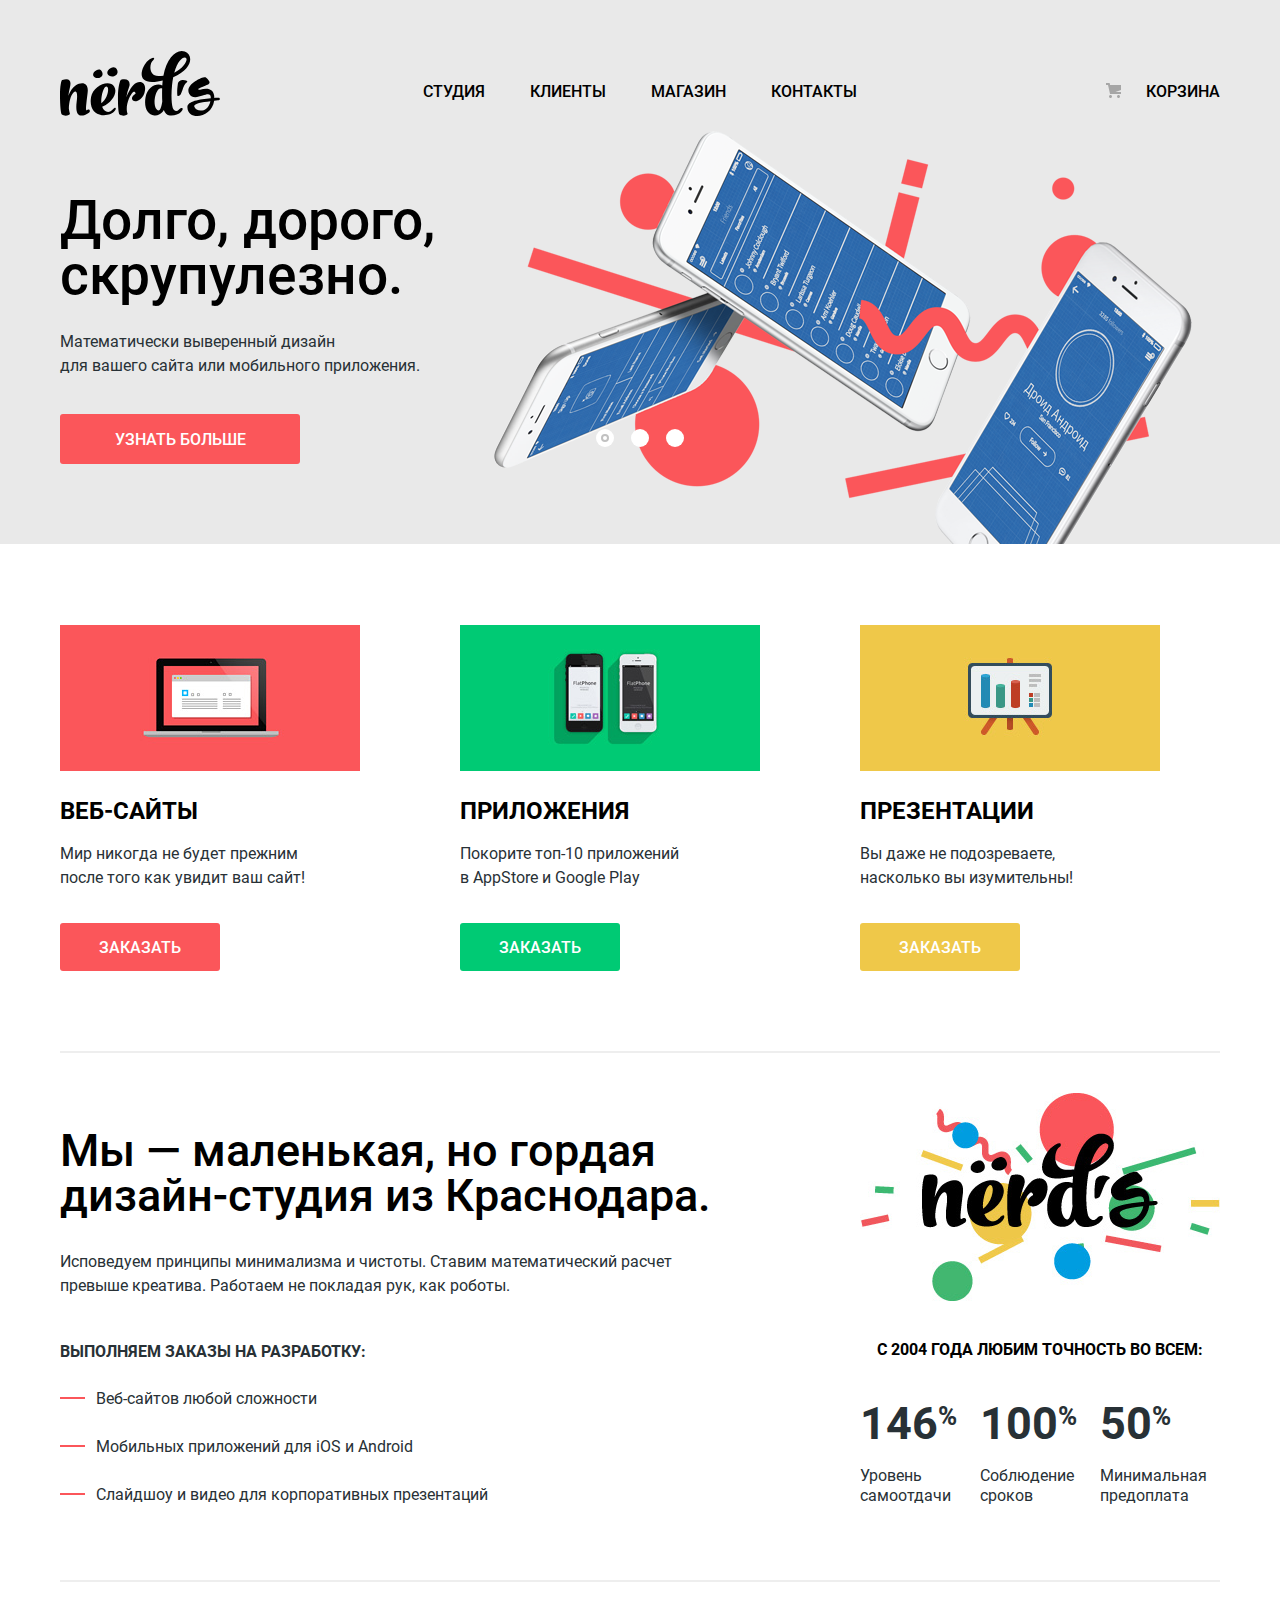
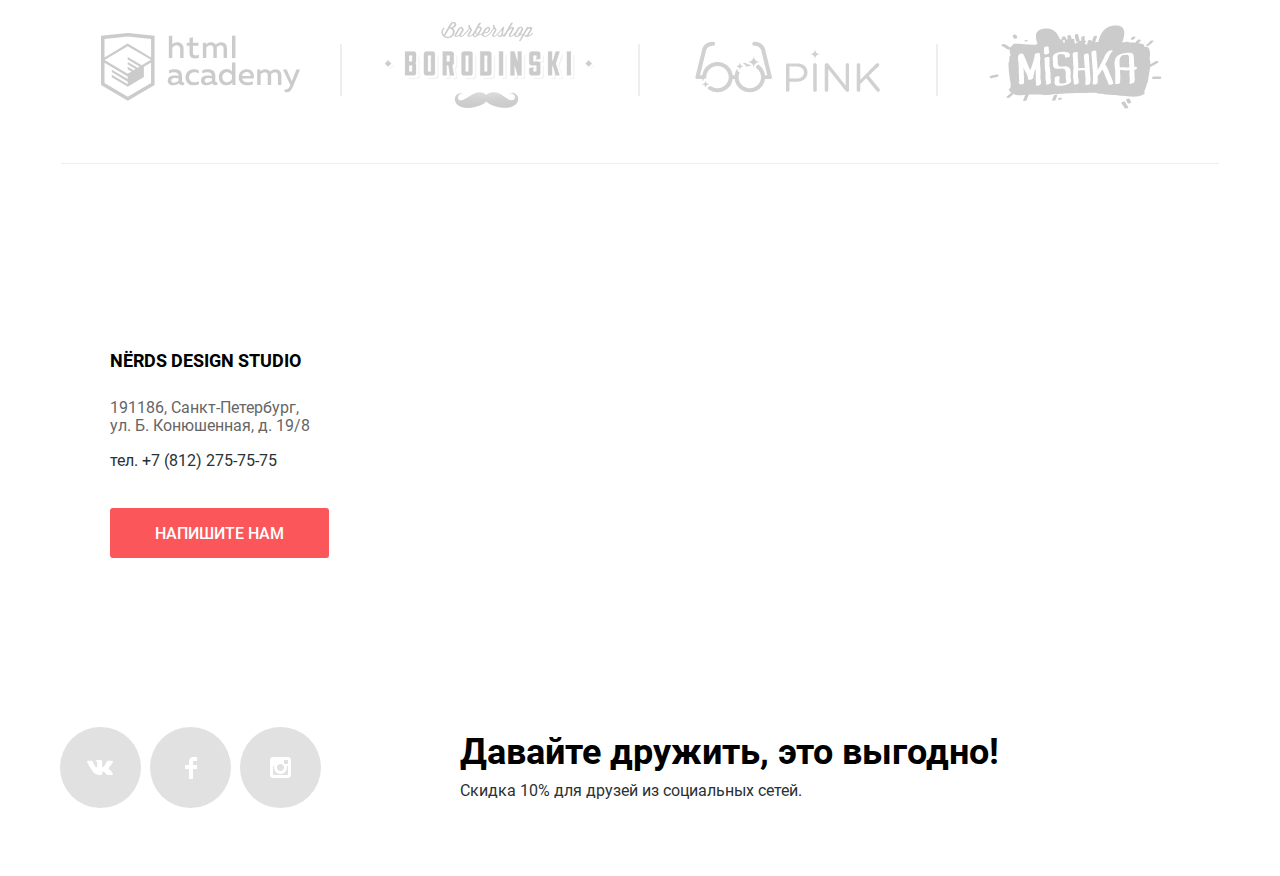
<file: index.html>
<!DOCTYPE html>
<html class="page" lang="ru">
  <head>
    <meta charset="utf-8" />
    <meta name="viewport" content="width=device-width, initial-scale=1.0" />
    <link rel="icon" href="favicon.ico" />
    <link rel="icon" href="img/favicon/182.svg" type="image/svg+xml" />
    <link rel="stylesheet" href="css/normalize.css" />
    <link rel="stylesheet" href="css/style.min.css" />
    <title>HTML Academy: Нёрдс</title>
  </head>
  <body class="page-body page-index">
    <header class="main-header">
      <div class="container">
        <a href="#" class="main-header-logo"
          ><img
            src="img/nerds-logo.svg"
            alt="nerds-logo"
            width="160"
            height="65"
        /></a>
        <nav class="main-nav">
          <ul class="site-navigation">
            <li class="site-nav-item">
              <a class="site-nav-link" href="blank.html">Студия</a>
            </li>
            <li class="site-nav-item">
              <a class="site-nav-link" href="blank.html">Клиенты</a>
            </li>
            <li class="site-nav-item">
              <a class="site-nav-link" href="catalog.html">Магазин</a>
            </li>
            <li class="site-nav-item">
              <a class="site-nav-link" href="blank.html">Контакты</a>
            </li>
          </ul>
        </nav>
        <a href="#" class="basket-link">Корзина</a>
      </div>
    </header>
    <main>
      <h1 class="visually-hidden">Главная Нёрдс</h1>
      <section class="features slider">
        <div class="container">
          <h2 class="visually-hidden">Слайдер</h2>
          <ul class="features-list slider-list">
            <li class="feature-item slide current-slide">
              <h3 class="feature-item-title">
                Долго, дорого,<br />скрупулезно.
              </h3>
              <p class="feature-item-text">
                Математически выверенный дизайн<br />для вашего сайта или
                мобильного приложения.
              </p>
              <img
                class="feature-item-img"
                src="img/index-slide-1.png"
                alt="Рекламное изображение, телефоны"
                width="760"
                height="431"
              />
              <a class="button features-button" href="blank.html"
                >Узнать больше</a
              >
            </li>
            <li class="feature-item slide">
              <h3 class="feature-item-title">
                Любим математику<br />как никто другой
              </h3>
              <p class="feature-item-text">
                Никакого креатива, только математические формулы<br />для
                расчета идеальных пропорций
              </p>
              <img
                class="feature-item-img"
                src="img/index-slide-2.png"
                alt="Рекламное изображение, мониторы"
                width="760"
                height="431"
              />
              <a class="button features-button" href="blank.html"
                >Узнать больше</a
              >
            </li>
            <li class="feature-item slide">
              <h3 class="feature-item-title">
                Только ночь,<br />
                только хардкор
              </h3>
              <p class="feature-item-text">
                Работать днем, как все? Мы против этого.<br />
                Ближе к полуночи работа только начинается.
              </p>
              <img
                class="feature-item-img"
                src="img/index-slide-3.png"
                alt="Рекламное изображение, планшет и телефон"
                width="760"
                height="431"
              />
              <a class="button features-button" href="blank.html"
                >Узнать больше</a
              >
            </li>
          </ul>
          <div class="slider-controls">
            <button
              class="slider-control current-slider-control"
              type="button"
              aria-label="Первый слайд"
            ></button>
            <button
              class="slider-control"
              type="button"
              aria-label="Второй слайд"
            ></button>
            <button
              class="slider-control"
              type="button"
              aria-label="Третий слайд"
            ></button>
          </div>
        </div>
      </section>
      <section class="services container">
        <h2 class="visually-hidden">Услуги</h2>
        <ul class="services-list">
          <li class="service-item">
            <h3 class="services-item-title">Веб-сайты</h3>
            <p class="services-item-text">
              Мир никогда не будет прежним<br />после того как увидит ваш сайт!
            </p>
            <a
              class="button services-button service-web-button"
              href="blank.html"
              aria-label="Заказать сайт"
              >Заказать</a
            >
          </li>
          <li class="service-item">
            <h3 class="services-item-title">Приложения</h3>
            <p class="services-item-text">
              Покорите топ-10 приложений<br />в AppStore и Google Play
            </p>
            <a
              class="button services-button service-app-button"
              href="blank.html"
              aria-label="Заказать приложение"
              >Заказать</a
            >
          </li>
          <li class="service-item">
            <h3 class="services-item-title">Презентации</h3>
            <p class="services-item-text">
              Вы даже не подозреваете,<br />насколько вы изумительны!
            </p>
            <a
              class="button services-button service-presentation-button"
              href="blank.html"
              aria-label="Заказать презентацию"
              >Заказать</a
            >
          </li>
        </ul>
      </section>
      <div class="container">
        <h2 class="visually-hidden">О нас</h2>
        <div class="about-us-wrapper">
          <section class="about-us">
            <p class="about-us-text">
              Мы — маленькая, но гордая дизайн-студия из Краснодара.
            </p>
            <p class="about-us-text">
              Исповедуем принципы минимализма и чистоты. Ставим математический
              расчет превыше креатива. Работаем не покладая рук, как роботы.
            </p>
            <h3 class="about-us-list-title">Выполняем заказы на разработку:</h3>
            <ul class="about-us-list">
              <li class="about-us-item">Веб-сайтов любой сложности</li>
              <li class="about-us-item">
                Мобильных приложений для iOS и Android
              </li>
              <li class="about-us-item">
                Слайдшоу и видео для корпоративных презентаций
              </li>
            </ul>
          </section>
          <section class="about-us-aside">
            <h3 class="about-us-aside-title">
              с 2004 года Любим точность во всем:
            </h3>
            <ul class="about-us-aside-list">
              <li class="about-us-aside-item">
                <dl>
                  <dt>146<span class="item-percent">%</span></dt>
                  <dd>Уровень самоотдачи</dd>
                </dl>
              </li>
              <li class="about-us-aside-item">
                <dl>
                  <dt>100<span class="item-percent">%</span></dt>
                  <dd>Соблюдение сроков</dd>
                </dl>
              </li>
              <li class="about-us-aside-item">
                <dl>
                  <dt>50<span class="item-percent">%</span></dt>
                  <dd>Минимальная предоплата</dd>
                </dl>
              </li>
            </ul>
          </section>
        </div>
      </div>
      <section class="clients container">
        <h2 class="visually-hidden">Наши клиенты</h2>
        <ul class="clients-list">
          <li class="client-item">
            <a
              class="client-item-logo"
              href="https://htmlacademy.ru/intensive/htmlcss"
              aria-label="Наш клиент - HTML ACADEMY"
              ><img
                src="img/html-academy.svg"
                alt="html-academy"
                width="199"
                height="68"
              />
              <p class="visually-hidden">HTML Academy</p></a
            >
          </li>
          <li class="client-item">
            <a
              class="client-item-logo"
              href="#"
              aria-label="Наш клиент - Барбершоп Borodinski"
              ><img
                src="img/borodinski.svg"
                alt="Borodinski"
                width="209"
                height="90"
              />
              <p class="visually-hidden">Borodinski</p>
            </a>
          </li>
          <li class="client-item">
            <a
              class="client-item-logo"
              href="#"
              aria-label="Наш клиент - Студия Pink"
              ><img src="img/pink.svg" alt="pink" width="185" height="52" />
              <p class="visually-hidden">Pink</p></a
            >
          </li>
          <li class="client-item">
            <a
              class="client-item-logo"
              href="#"
              aria-label="Наш клиент - машазин Mishka"
              ><img src="img/mishka.svg" alt="mishka" width="173" height="84" />
              <p class="visually-hidden">Mishka</p></a
            >
          </li>
        </ul>
      </section>
    </main>
    <footer class="main-footer">
      <div class="footer-top">
        <div class="map">
          <iframe
            src="https://www.google.com/maps/embed?pb=!1m18!1m12!1m3!1d1998.6037872533261!2d30.320858716186894!3d59.93871648187617!2m3!1f0!2f0!3f0!3m2!1i1024!2i768!4f13.1!3m3!1m2!1s0x4696310fca145cc1%3A0x42b32648d8238007!2sBolshaya%20Konyushennaya%20St%2C%2019%2F8%2C%20Sankt-Peterburg%2C%20191186!5e0!3m2!1sen!2sru!4v1614034680764!5m2!1sen!2sru"
            height="416"
            style="border: none"
            allowfullscreen=""
            loading="lazy"
          ></iframe>
          <img src="img/footer-map.png" alt="Как нас найти - карта" height="416" width="1440">
        </div>
        <div class="container">
          <section class="contacts">
            <h2 class="visually-hidden">Контакты</h2>
            <h3 class="contacts-title">NЁRDS DESIGN STUDIO</h3>
            <p class="contacts-text">
              191186, Санкт-Петербург, ул. Б. Конюшенная, д. 19/8
            </p>
            <a class="contacts-phone" href="tel:+78122757575"
              >тел. +7 (812) 275-75-75</a
            >
            <a class="button contacts-button" href="#">Напишите нам</a>
          </section>
        </div>
      </div>
      <div class="footer-bottom container">
        <section class="social">
          <h2 class="visually-hidden">Социальные сети</h2>
          <ul class="social-list">
            <li class="social-item">
              <a class="social-link link-vk" href="#">Вконтакте</a>
            </li>
            <li class="social-item">
              <a class="social-link link-fb" href="#">Facebook</a>
            </li>
            <li class="social-item">
              <a class="social-link link-inst" href="#">Instagram</a>
            </li>
          </ul>
        </section>
        <section class="friendly-block">
          <h2 class="visually-hidden">Скидка</h2>
          <p>Давайте дружить, это выгодно!</p>
          <p>Скидка 10% для друзей из социальных сетей.</p>
        </section>
      </div>
    </footer>
    <section class="modal hidden">
      <h2 class="visually-hidden">Обратная связь</h2>
      <h3 class="modal-title">Напишите нам</h3>
      <form
        method="get"
        action="https://echo.htmlacademy.ru"
        class="modal-form"
      >
        <div class="modal-group modal-group-name">
          <label for="name">Ваше имя:</label>
          <input type="text" name="name" id="name" placeholder="Имя Фамилия" />
        </div>
        <div class="modal-group modal-group-email">
          <label for="email">Ваш email:</label>
          <input
            type="email"
            name="email"
            id="email"
            placeholder="email@example.com "
          />
        </div>
        <div class="modal-group modal-group-textarea">
          <label for="text">Текст письма:</label>
          <textarea
            class="textarea"
            name="text"
            id="text"
            cols="45"
            rows="4"
            placeholder="В свободной форме"
          ></textarea>
        </div>
        <input type="submit" value="Отправить" class="button modal-button" />
      </form>
      <div class="modal-close-wrapper">
        <button class="modal-close" type="button" aria-label="Закрыть"></button>
      </div>
    </section>
    <script src="js/script.min.js"></script>
  </body>
</html>
</file>
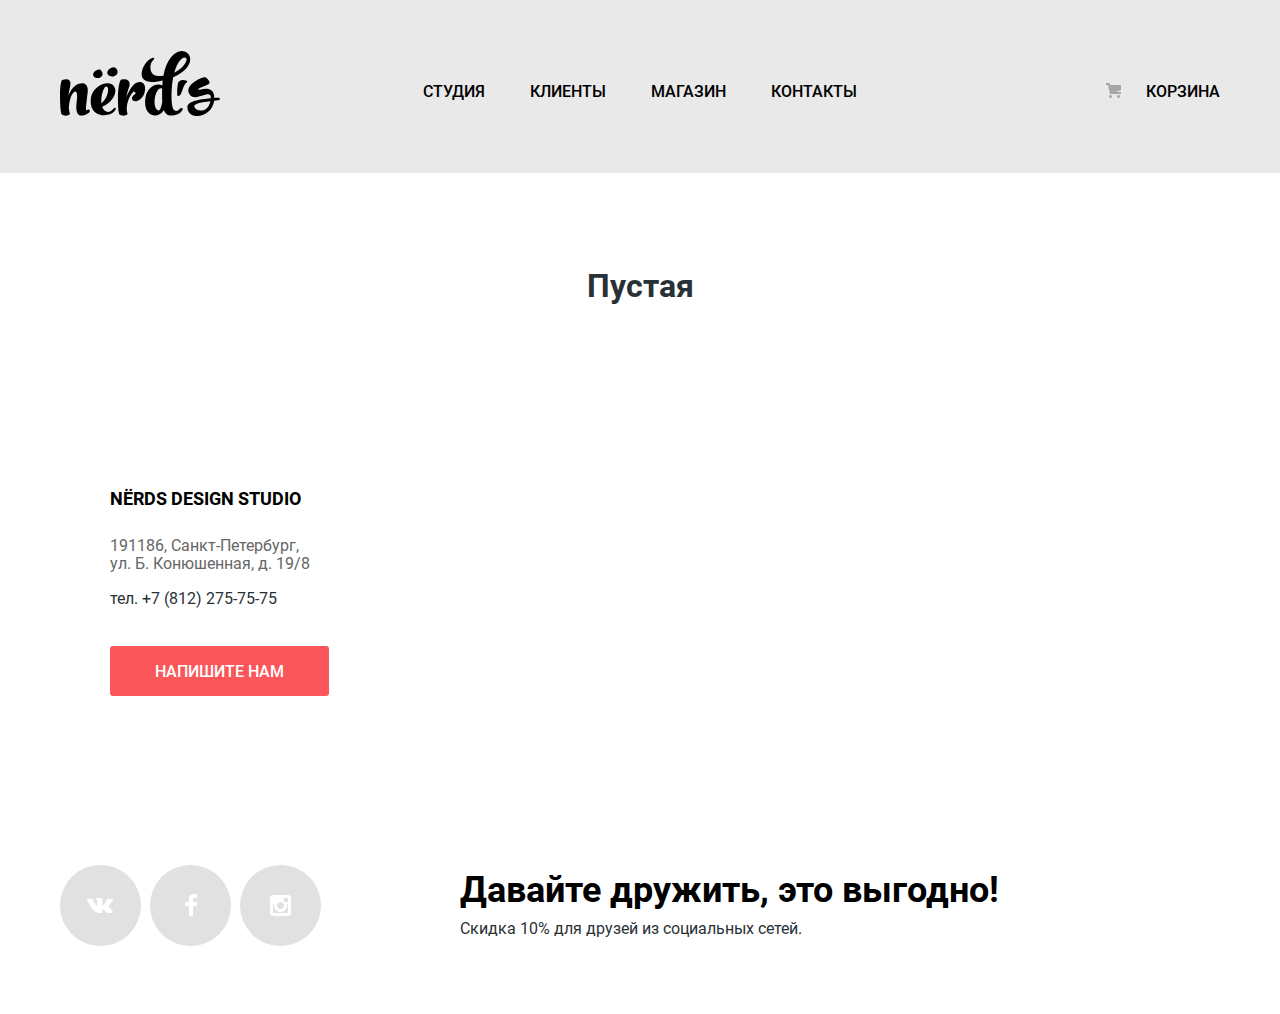
<file: blank.html>
<!DOCTYPE html>
<html class="page" lang="ru">
  <head>
    <meta charset="UTF-8" />
    <meta name="viewport" content="width=device-width, initial-scale=1.0" />
    <link rel="icon" href="favicon.ico" />
    <link rel="icon" href="img/favicon/182.svg" type="image/svg+xml" />
    <link rel="stylesheet" href="css/normalize.css" />
    <link rel="stylesheet" href="css/style.min.css" />
    <title>blank</title>
  </head>
  <body class="page-body page-blank">
    <header class="main-header">
      <div class="container">
        <a href="index.html" class="main-header-logo"
          ><img
            src="img/nerds-logo.svg"
            alt="nerds-logo"
            width="160"
            height="65"
        /></a>
        <nav class="main-nav">
          <ul class="site-navigation">
            <li class="site-nav-item">
              <a class="site-nav-link" href="blank.html">Студия</a>
            </li>
            <li class="site-nav-item">
              <a class="site-nav-link" href="blank.html">Клиенты</a>
            </li>
            <li class="site-nav-item">
              <a class="site-nav-link" href="catalog.html">Магазин</a>
            </li>
            <li class="site-nav-item">
              <a class="site-nav-link" href="blank.html">Контакты</a>
            </li>
          </ul>
        </nav>
        <a href="#" class="basket-link">Корзина</a>
      </div>
    </header>
    <main class="container">
      <h1 class="blank-title">Пустая</h1>
    </main>
    <footer class="main-footer">
      <div class="footer-top">
        <div class="map">
          <iframe
            src="https://www.google.com/maps/embed?pb=!1m18!1m12!1m3!1d1998.6037872533261!2d30.320858716186894!3d59.93871648187617!2m3!1f0!2f0!3f0!3m2!1i1024!2i768!4f13.1!3m3!1m2!1s0x4696310fca145cc1%3A0x42b32648d8238007!2sBolshaya%20Konyushennaya%20St%2C%2019%2F8%2C%20Sankt-Peterburg%2C%20191186!5e0!3m2!1sen!2sru!4v1614034680764!5m2!1sen!2sru"
            height="416"
            style="border: none"
            allowfullscreen=""
            loading="lazy"
          ></iframe>
        </div>
        <div class="container">
          <section class="contacts">
            <h2 class="visually-hidden">Контакты</h2>
            <h3 class="contacts-title">NЁRDS DESIGN STUDIO</h3>
            <p class="contacts-text">
              191186, Санкт-Петербург, ул. Б. Конюшенная, д. 19/8
            </p>
            <a class="contacts-phone" href="tel:+78122757575"
              >тел. +7 (812) 275-75-75</a
            >
            <a class="button contacts-button" href="#">Напишите нам</a>
          </section>
        </div>
      </div>
      <div class="footer-bottom container">
        <section class="social">
          <h2 class="visually-hidden">Социальные сети</h2>
          <ul class="social-list">
            <li class="social-item">
              <a class="social-link link-vk" href="#">Вконтакте</a>
            </li>
            <li class="social-item">
              <a class="social-link link-fb" href="#">Facebook</a>
            </li>
            <li class="social-item">
              <a class="social-link link-inst" href="#">Instagram</a>
            </li>
          </ul>
        </section>
        <section class="friendly-block">
          <h2 class="visually-hidden">Скидка</h2>
          <p>Давайте дружить, это выгодно!</p>
          <p>Скидка 10% для друзей из социальных сетей.</p>
        </section>
      </div>
    </footer>
    <section class="modal hidden">
      <h2 class="visually-hidden">Обратная связь</h2>
      <h3 class="modal-title">Напишите нам</h3>
      <form
        method="get"
        action="https://echo.htmlacademy.ru"
        class="modal-form"
      >
        <div class="modal-group modal-group-name">
          <label for="name">Ваше имя:</label>
          <input type="text" name="name" id="name" placeholder="Имя Фамилия" />
        </div>
        <div class="modal-group modal-group-email">
          <label for="email">Ваш email:</label>
          <input
            type="email"
            name="email"
            id="email"
            placeholder="email@example.com "
          />
        </div>
        <div class="modal-group modal-group-textarea">
          <label for="text">Текст письма:</label>
          <textarea
            name="text"
            id="text"
            cols="45"
            rows="4"
            placeholder="В свободной форме"
          ></textarea>
        </div>
        <input type="submit" value="Отправить" class="button modal-button" />
      </form>
      <div class="modal-close-wrapper">
        <button class="modal-close" type="button" aria-label="Закрыть"></button>
      </div>
    </section>
    <script src="js/script.min.js"></script>
  </body>
</html>
</file>
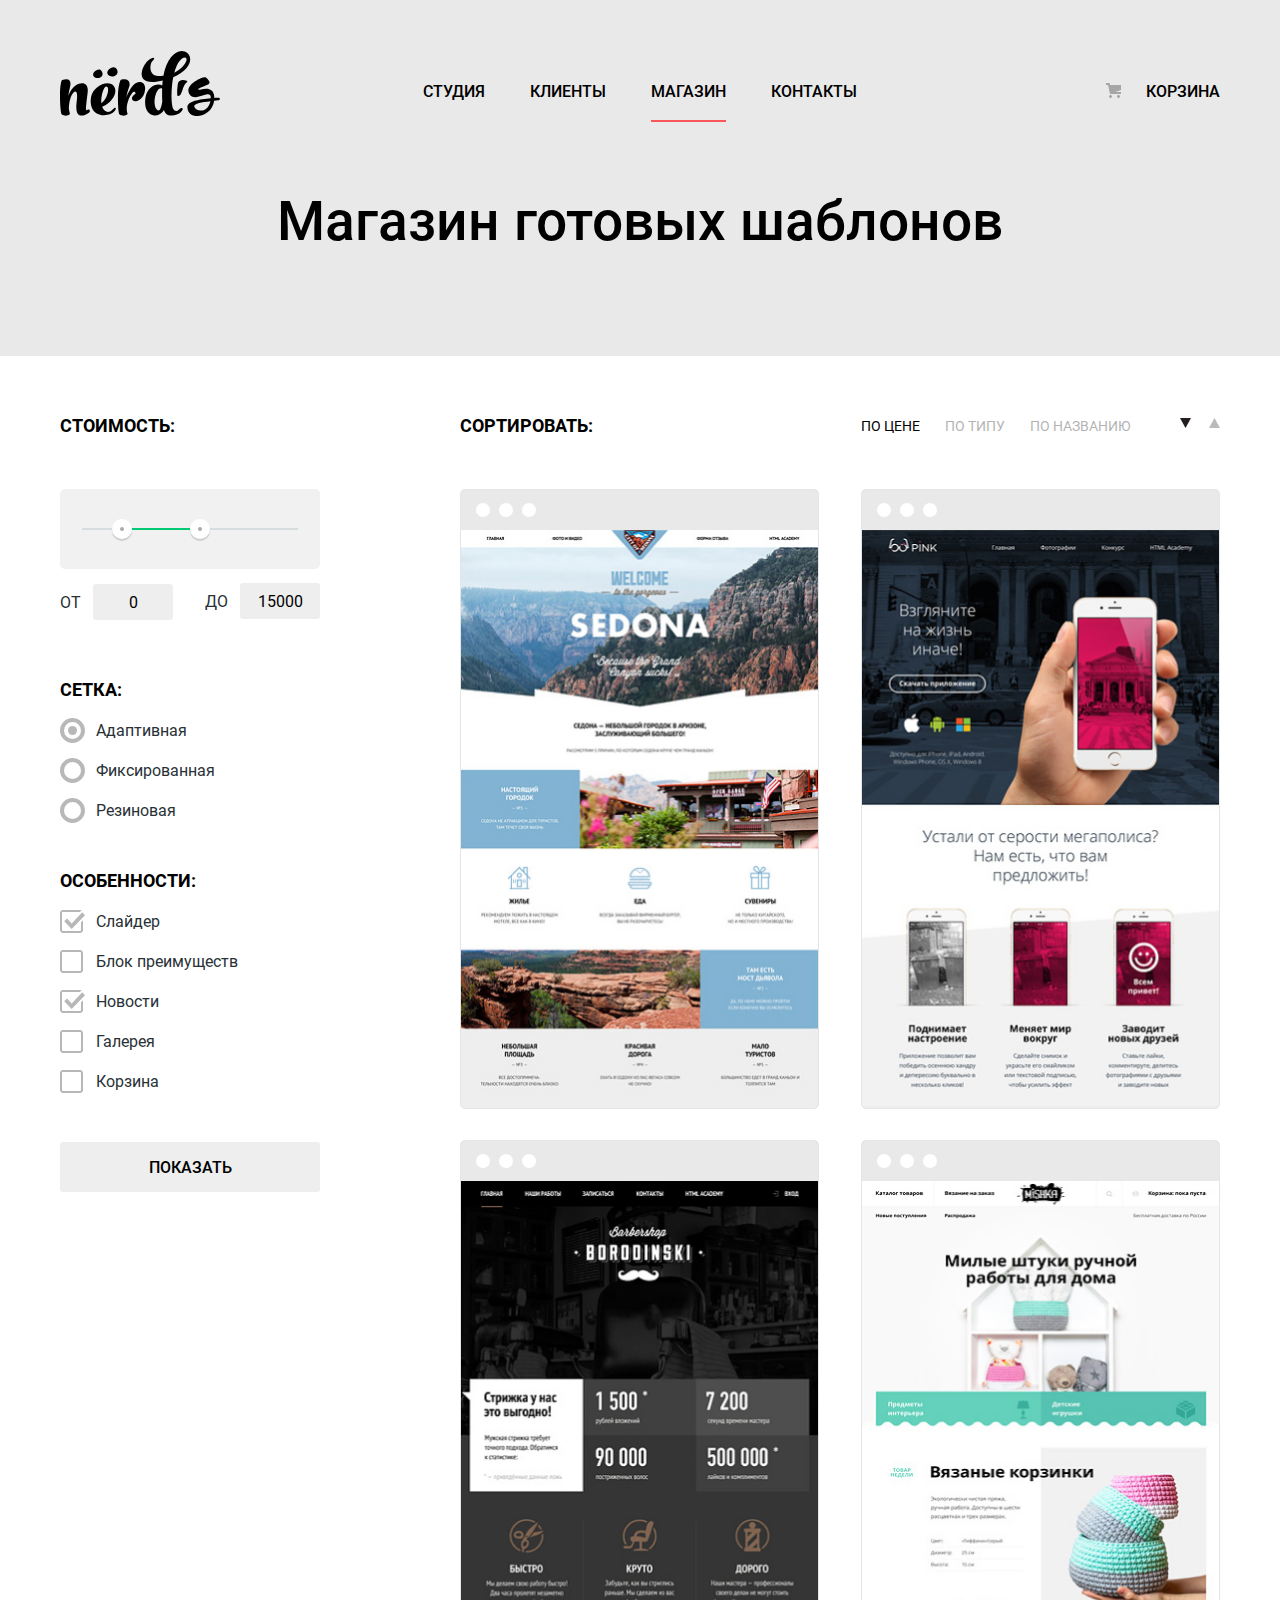
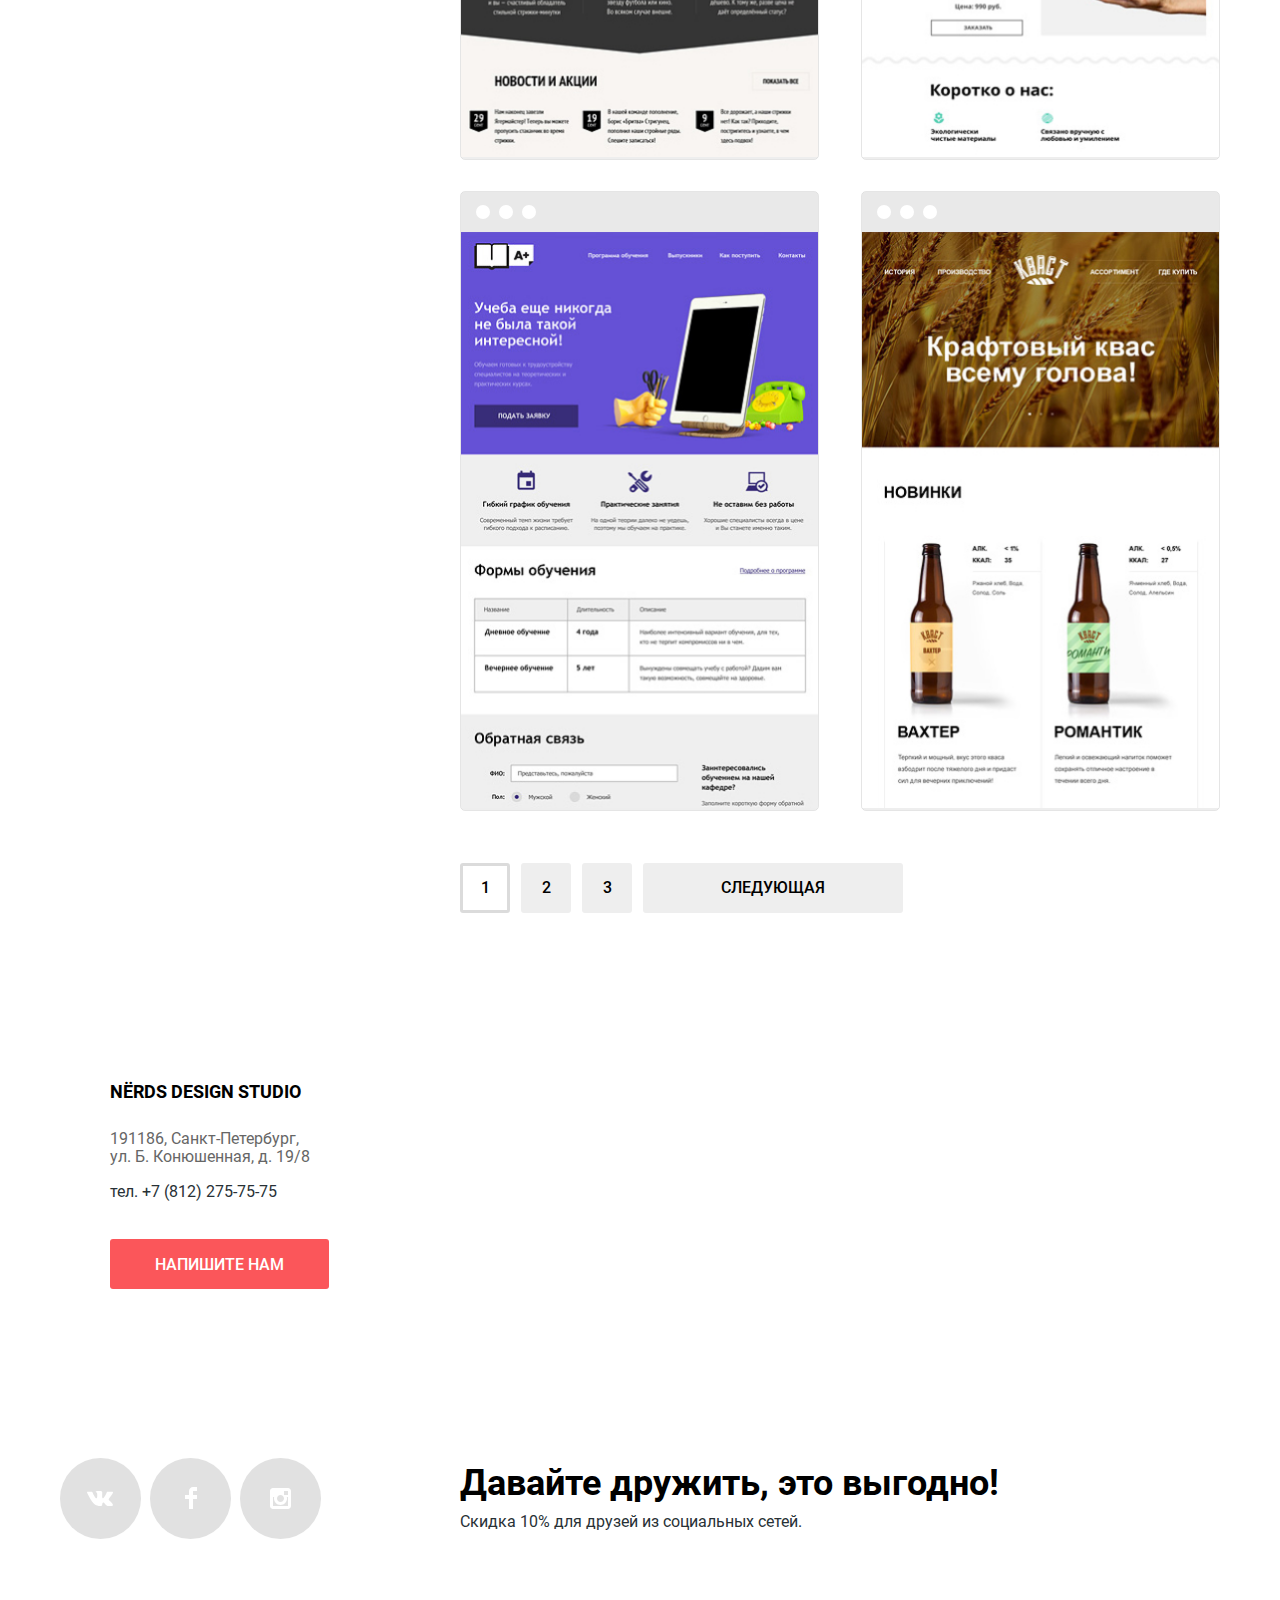
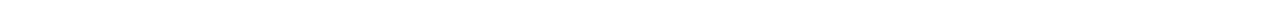
<file: catalog.html>
<!DOCTYPE html>
<html class="page" lang="ru">
  <head>
    <meta charset="UTF-8" />
    <meta name="viewport" content="width=device-width, initial-scale=1.0" />
    <link rel="icon" href="favicon.ico" />
    <link rel="icon" href="img/favicon/182.svg" type="image/svg+xml" />
    <link rel="stylesheet" href="css/normalize.css" />
    <link rel="stylesheet" href="css/style.min.css" />
    <title>Нёрдс - Магазин</title>
  </head>
  <body class="page-body">
    <header class="main-header">
      <div class="container">
        <a href="index.html" class="main-header-logo"
          ><img
            src="img/nerds-logo.svg"
            alt="nerds-logo"
            width="160"
            height="65"
        /></a>
        <nav class="main-nav">
          <ul class="site-navigation">
            <li class="site-nav-item">
              <a class="site-nav-link" href="blank.html">Студия</a>
            </li>
            <li class="site-nav-item">
              <a class="site-nav-link" href="blank.html">Клиенты</a>
            </li>
            <li class="site-nav-item">
              <a class="site-nav-link current-site-nav-link" href="catalog.html"
                >Магазин</a
              >
            </li>
            <li class="site-nav-item">
              <a class="site-nav-link" href="blank.html">Контакты</a>
            </li>
          </ul>
        </nav>
        <a href="#" class="basket-link">Корзина</a>
      </div>
    </header>
    <main>
      <div class="catalog-title-wrapper">
        <div class="container">
          <h1 class="catalog-title">Магазин готовых шаблонов</h1>
        </div>
      </div>
      <div class="container main-catalog-content">
        <section class="filter-block">
          <h2 class="visually-hidden">Фильтр товаров</h2>
          <form method="get" action="https://echo.htmlacademy.ru">
            <fieldset class="price-filter">
              <legend class="filter-title price-title">Стоимость:</legend>
              <div class="range-filter">
                <div class="range-controls">
                  <div class="scale">
                    <div class="bar" style="width: 30%; margin-left: 20%"></div>
                  </div>
                  <div
                    class="toggle toggle-min"
                    tabindex="0"
                    style="left: 20%"
                  ></div>
                  <div
                    class="toggle toggle-max"
                    tabindex="0"
                    style="left: 50%"
                  ></div>
                </div>
                <div class="price-controls">
                  <label class="min-price">
                    от <input type="number" name="min-price" value="0" />
                  </label>
                  <label class="max-price">
                    до <input type="number" name="max-price" value="15000" />
                  </label>
                </div>
              </div>
            </fieldset>
            <fieldset class="grid-filter">
              <legend class="filter-title grid-title">Сетка:</legend>
              <ul class="grid-filter-list">
                <li class="grid-filter-item">
                  <input
                    class="visually-hidden"
                    type="radio"
                    name="product-grid"
                    value="adaptive"
                    id="filter-adaptive"
                    checked
                  />
                  <label for="filter-adaptive">Адаптивная</label>
                </li>
                <li class="grid-filter-item">
                  <input
                    class="visually-hidden"
                    type="radio"
                    name="product-grid"
                    value="fixed"
                    id="filter-fixed"
                  />
                  <label for="filter-fixed">Фиксированная</label>
                </li>
                <li class="grid-filter-item">
                  <input
                    class="visually-hidden"
                    type="radio"
                    name="product-grid"
                    value="flexible"
                    id="filter-flexible"
                  />
                  <label for="filter-flexible">Резиновая</label>
                </li>
              </ul>
            </fieldset>
            <fieldset class="features-filter">
              <legend class="filter-title advantages-title">
                Особенности:
              </legend>
              <ul class="features-filter-list">
                <li class="features-filter-item">
                  <input
                    class="visually-hidden"
                    type="checkbox"
                    name="slaider"
                    id="filter-slaider"
                    checked
                  />
                  <label for="filter-slaider">Слайдер</label>
                </li>
                <li class="features-filter-item">
                  <input
                    class="visually-hidden"
                    type="checkbox"
                    name="block-of-advantages"
                    id="filter-block-of-advantages"
                  />
                  <label for="filter-block-of-advantages"
                    >Блок преимуществ</label
                  >
                </li>
                <li class="features-filter-item">
                  <input
                    class="visually-hidden"
                    type="checkbox"
                    name="news"
                    id="filter-news"
                    checked
                  />
                  <label for="filter-news">Новости</label>
                </li>
                <li class="features-filter-item">
                  <input
                    class="visually-hidden"
                    type="checkbox"
                    name="galery"
                    id="filter-galery"
                  />
                  <label for="filter-galery">Галерея</label>
                </li>
                <li class="features-filter-item">
                  <input
                    class="visually-hidden"
                    type="checkbox"
                    name="trash-bin"
                    id="filter-trash-bin"
                  />
                  <label for="filter-trash-bin">Корзина</label>
                </li>
              </ul>
            </fieldset>
            <button class="button filter-block-button" type="submit">
              Показать
            </button>
          </form>
        </section>
        <section class="sorting">
          <h2 class="visually-hidden">Сортировка</h2>
          <p class="filter-title sort-title">Сортировать:</p>
          <ul class="sort-by-property-list">
            <li class="sort-by-property-item">
              <a class="sort-by-property-link current-sort-link" href="#"
                >По цене</a
              >
            </li>
            <li class="sort-by-property-item">
              <a class="sort-by-property-link" href="#">По типу</a>
            </li>
            <li class="sort-by-property-item">
              <a class="sort-by-property-link" href="#">По названию</a>
            </li>
          </ul>
          <ul class="sort-from-to-list">
            <li class="sort-from-to-item">
              <a class="sort-from-to-link current-sort-link sort-down" href="#"
                >По убыванию</a
              >
            </li>
            <li class="sort-from-to-item">
              <a class="sort-from-to-link sort-up" href="#">По возрастанию</a>
            </li>
          </ul>
        </section>
        <section class="products">
          <h2 class="visually-hidden">Список товаров</h2>
          <ul class="products-list">
            <li class="product-card">
              <div class="card-top">
                <div class="card-top-circles">
                  <span class="circle"></span>
                  <span class="circle"></span>
                  <span class="circle"></span>
                </div>
              </div>
              <a href="#">
                <img
                  class="card-img"
                  src="img/sedona-1.jpg"
                  alt="Внешний вид сайта Sedona"
                  width="359"
                  height="578"
              /></a>
              <div class="product-card-wrapper">
                <a href="#" aria-label="Страница проекта Sedona"
                  ><h3 class="card-title">Sedona</h3></a
                >
                <p class="card-text">Информационный сайт для туристов</p>
                <button
                  class="button card-button"
                  type="button"
                  aria-label="Купить проект Sedons"
                >
                  9 900 ₽
                </button>
              </div>
            </li>
            <li class="product-card">
              <div class="card-top">
                <div class="card-top-circles">
                  <span class="circle"></span>
                  <span class="circle"></span>
                  <span class="circle"></span>
                </div>
              </div>
              <a href="#">
                <img
                  class="card-img"
                  src="img/pink-2.jpg"
                  alt="Внешний вид сайта Apink"
                  width="359"
                  height="578"
              /></a>
              <div class="product-card-wrapper">
                <a href="#" aria-label="страница проекта Pink-App"
                  ><h3 class="card-title">Pink App</h3></a
                >
                <p class="card-text">
                  Продуктовый лендинг приложения для iOS и Android
                </p>
                <button
                  class="button card-button"
                  type="button"
                  aria-label="Купить проект Pink-App"
                >
                  9 900 ₽
                </button>
              </div>
            </li>
            <li class="product-card">
              <div class="card-top">
                <div class="card-top-circles">
                  <span class="circle"></span>
                  <span class="circle"></span>
                  <span class="circle"></span>
                </div>
              </div>
              <a href="#">
                <img
                  class="card-img"
                  src="img/barbershop-3.jpg"
                  alt="Внешний вид сайта Borodinski"
                  width="359"
                  height="578"
                />
              </a>
              <div class="product-card-wrapper">
                <a href="#" aria-label="Сайт проекта Barbershop"
                  ><h3 class="card-title">Barbershop</h3></a
                >
                <p class="card-text">Сайт салона красоты. Для мужчин, да.</p>
                <button
                  class="button card-button"
                  type="button"
                  aria-label="Купить преокт Barbershop"
                >
                  9 900 ₽
                </button>
              </div>
            </li>
            <li class="product-card">
              <div class="card-top">
                <div class="card-top-circles">
                  <span class="circle"></span>
                  <span class="circle"></span>
                  <span class="circle"></span>
                </div>
              </div>
              <a href="#">
                <img
                  class="card-img"
                  src="img/mishka-4.jpg"
                  alt="Внешний вид сайта Mishka"
                  width="359"
                  height="578"
              /></a>
              <div class="product-card-wrapper">
                <a href="#" aria-label="Сайт проекта Mishka"
                  ><h3 class="card-title">Mishka</h3></a
                >
                <p class="card-text">Интернет-магазин вязаных игрушек</p>
                <button
                  class="button card-button"
                  type="button"
                  aria-label="купить проект Mishka"
                >
                  9 900 ₽
                </button>
              </div>
            </li>
            <li class="product-card">
              <div class="card-top">
                <div class="card-top-circles">
                  <span class="circle"></span>
                  <span class="circle"></span>
                  <span class="circle"></span>
                </div>
              </div>
              <a href="#">
                <img
                  class="card-img"
                  src="img/aplus-5.jpg"
                  alt="Внешний вид сайта Aplus"
                  width="359"
                  height="578"
              /></a>
              <div class="product-card-wrapper">
                <a href="#" aria-label="Сайт проекта A plus"
                  ><h3 class="card-title">A plus</h3></a
                >
                <p class="card-text">Лендинг курсов повышения квалификации</p>
                <button
                  class="button card-button"
                  type="button"
                  aria-label="Купить проект A plus"
                >
                  9 900 ₽
                </button>
              </div>
            </li>
            <li class="product-card">
              <div class="card-top">
                <div class="card-top-circles">
                  <span class="circle"></span>
                  <span class="circle"></span>
                  <span class="circle"></span>
                </div>
              </div>
              <a href="#">
                <img
                  class="card-img"
                  src="img/kvast-6.jpg"
                  alt="Внешний вид сайта kvast"
                  width="359"
                  height="578"
              /></a>
              <div class="product-card-wrapper">
                <a href="#" aria-label="Сайт проекта Кваст"
                  ><h3 class="card-title">Кваст</h3></a
                >
                <p class="card-text">
                  Промо-сайт производителя крафтового кваса
                </p>
                <button
                  class="button card-button"
                  type="button"
                  aria-label="Купить проект Кваст"
                >
                  9 900 ₽
                </button>
              </div>
            </li>
          </ul>
          <ul class="pagination-list">
            <li class="pagination-item pagination-prev hidden">
              <a href="#">Предыдущая</a>
            </li>
            <li class="pagination-item current-pagination-item"><a>1</a></li>
            <li class="pagination-item"><a href="#">2</a></li>
            <li class="pagination-item"><a href="#">3</a></li>
            <li class="pagination-item pagination-next">
              <a href="#">Следующая</a>
            </li>
          </ul>
        </section>
      </div>
    </main>
    <footer class="main-footer">
      <div class="footer-top">
        <div class="map">
          <iframe
            src="https://www.google.com/maps/embed?pb=!1m18!1m12!1m3!1d1998.6037872533261!2d30.320858716186894!3d59.93871648187617!2m3!1f0!2f0!3f0!3m2!1i1024!2i768!4f13.1!3m3!1m2!1s0x4696310fca145cc1%3A0x42b32648d8238007!2sBolshaya%20Konyushennaya%20St%2C%2019%2F8%2C%20Sankt-Peterburg%2C%20191186!5e0!3m2!1sen!2sru!4v1614034680764!5m2!1sen!2sru"
            height="416"
            style="border: none"
            allowfullscreen=""
            loading="lazy"
          ></iframe>
          <img src="img/footer-map.png" alt="Как нас найти - карта" height="416" width="1440">
        </div>
        <div class="container">
          <section class="contacts">
            <h2 class="visually-hidden">Контакты</h2>
            <h3 class="contacts-title">NЁRDS DESIGN STUDIO</h3>
            <p class="contacts-text">
              191186, Санкт-Петербург, ул. Б. Конюшенная, д. 19/8
            </p>
            <a class="contacts-phone" href="tel:+78122757575"
              >тел. +7 (812) 275-75-75</a
            >
            <a class="button contacts-button" href="#">Напишите нам</a>
          </section>
        </div>
      </div>
      <div class="footer-bottom container">
        <section class="social">
          <h2 class="visually-hidden">Социальные сети</h2>
          <ul class="social-list">
            <li class="social-item">
              <a class="social-link link-vk" href="#">Вконтакте</a>
            </li>
            <li class="social-item">
              <a class="social-link link-fb" href="#">Facebook</a>
            </li>
            <li class="social-item">
              <a class="social-link link-inst" href="#">Instagram</a>
            </li>
          </ul>
        </section>
        <section class="friendly-block">
          <h2 class="visually-hidden">Скидка</h2>
          <p>Давайте дружить, это выгодно!</p>
          <p>Скидка 10% для друзей из социальных сетей.</p>
        </section>
      </div>
    </footer>
    <section class="modal hidden">
      <h2 class="visually-hidden">Обратная связь</h2>
      <h3 class="modal-title">Напишите нам</h3>
      <form
        method="get"
        action="https://echo.htmlacademy.ru"
        class="modal-form"
      >
        <div class="modal-group modal-group-name">
          <label for="name">Ваше имя:</label>
          <input
            type="text"
            name="name"
            id="name"
            placeholder="Имя Фамилия"
            class=""
          />
        </div>
        <div class="modal-group modal-group-email">
          <label for="email">Ваш email:</label>
          <input
            type="email"
            name="email"
            id="email"
            placeholder="email@example.com "
            class=""
          />
        </div>
        <div class="modal-group modal-group-textarea">
          <label for="text">Текст письма:</label>
          <textarea
            class="textarea"
            name="text"
            id="text"
            cols="45"
            rows="4"
            placeholder="В свободной форме"
          ></textarea>
        </div>
        <input type="submit" value="Отправить" class="button modal-button" />
      </form>
      <div class="modal-close-wrapper">
        <button class="modal-close" type="button" aria-label="Закрыть"></button>
      </div>
    </section>
    <script src="js/script.min.js"></script>
  </body>
</html>
</file>
<file: css/style.min.css>
@-webkit-keyframes shake{0%,to{-webkit-transform:translateX(0);transform:translateX(0)}10%,30%,50%,70%,90%{-webkit-transform:translateX(-10px);transform:translateX(-10px)}20%,40%,60%,80%{-webkit-transform:translateX(10px);transform:translateX(10px)}}@keyframes shake{0%,to{-webkit-transform:translateX(0);transform:translateX(0)}10%,30%,50%,70%,90%{-webkit-transform:translateX(-10px);transform:translateX(-10px)}20%,40%,60%,80%{-webkit-transform:translateX(10px);transform:translateX(10px)}}@-webkit-keyframes modal-open{0%{opacity:0}to{opacity:1}}@keyframes modal-open{0%{opacity:0}to{opacity:1}}@font-face{font-family:"Roboto";src:local("Roboto"),url(../fonts/roboto.woff2) format("woff2"),url(../fonts/roboto.woff) format("woff");font-weight:400;font-style:normal}@font-face{font-family:"Roboto";src:local("Roboto-Bold"),url(../fonts/robotobold.woff2) format("woff2"),url(../fonts/robotobold.woff) format("woff");font-weight:700;font-style:normal}@font-face{font-family:"Roboto";src:local("Roboto-Medium"),url(../fonts/robotomedium.woff2) format("woff2"),url(../fonts/robotomedium.woff) format("woff");font-weight:500;font-style:normal}:root{--basic-black:#000;--basic-white:#fff;--range-controls-button:#f1f1f1;--main-text-color:#283136;--contact-text-color:#666;--basic-red:#fb565a;--button-color-red:#fb565a;--button-color-red-hover:#e74246;--button-color-red-active:#d7373b;--button-color-green:#00ca74;--button-color-green-hover:#00bc6c;--button-color-green-active:#00aa62;--button-active:rgba(255, 255, 255, 0.3);--button-active-shadow:rgba(0, 1, 1, 0.1);--button-color-yellow:#efc849;--button-color-yellow-hover:#eab534;--button-color-yellow-active:#e5a722;--basic-grey:#eee;--basic-gray-hover:#dfdfdf;--basic-gray-active:#d5d5d5;--radio-grey:#4d4d4d;--range-controls-shadow:rgba(0, 0, 0, 0.15);--input-hover-color:#b4b9bb;--scale-color:#d7dcdf;--toggle-color:#ababab;--current-pagination-item:#dbdbdb;--active-pagination-item:rgba(0, 0, 0, 0.3);--current-slider-controls:#c1c1c1;--social-basic-color:#e1e1e1;--social-link-active-shadow:rgba(0, 1, 1, 0.1);--catalog-win-color:rgba(77, 77, 77, 0.12);--catalog-win-color-hover:rgba(77, 77, 77, 1);--product-card-border:rgba(0, 0, 0, 0.1);--product-card-shadow:rgba(0, 0, 0, 0.25);--darker-pagination-item:rgba(0, 1, 1, 0.1);--modal-shadow:rgba(0, 0, 0, 0.4)}.page{height:100%}.container{padding:0 20px;width:1160px;margin:0 auto}.page-body{min-width:1160px;margin:0;padding:0;font-family:"Roboto",Arial,sans-serif;font-size:16px;line-height:24px;font-weight:400;color:var(--main-text-color);min-height:100%;display:-ms-grid;display:grid;-ms-grid-rows:-webkit-min-content 1fr -webkit-min-content;-ms-grid-rows:min-content 1fr min-content;grid-template-rows:-webkit-min-content 1fr -webkit-min-content;grid-template-rows:min-content 1fr min-content;-ms-flex-line-pack:start;align-content:start}.page-body a{text-decoration:none}.page-body img{max-width:100%;height:auto}.page-body ul{list-style:none}.button{display:inline-block;font:inherit;font-weight:500;line-height:18px;text-align:center;color:var(--basic-white);vertical-align:middle;text-transform:uppercase;background-color:var(--basic-red);border:0;border-radius:3px;cursor:pointer;padding:17px 0 15px}.button:active{color:var(--button-active);-webkit-box-shadow:inset 0 3px 0 var(--button-active-shadow);box-shadow:inset 0 3px 0 var(--button-active-shadow)}.hidden{display:none}.visually-hidden{position:absolute;width:1px;height:1px;margin:-1px;border:0;padding:0;white-space:nowrap;-webkit-clip-path:inset(100%);clip-path:inset(100%);clip:rect(0 0 0 0);overflow:hidden}.main-header{background-color:var(--catalog-win-color);padding-top:50px}.main-header .container{display:-ms-grid;display:grid;-ms-grid-columns:1fr 2fr 1fr;grid-template-columns:1fr 2fr 1fr}.main-header-logo:focus,.main-header-logo:hover{opacity:.7}.main-header-logo:active{opacity:.3}.main-nav{-ms-grid-column-align:center;justify-self:center;padding-top:27px}.basket-link,.main-nav a{font-weight:500;font-size:16px;line-height:30px;text-transform:uppercase;color:var(--basic-black)}.basket-link{-webkit-box-sizing:border-box;box-sizing:border-box;padding-top:27px;height:73px}.site-navigation{margin:0;padding:0;display:-webkit-box;display:-ms-flexbox;display:flex;-webkit-box-pack:center;-ms-flex-pack:center;justify-content:center;-ms-flex-wrap:wrap;flex-wrap:wrap}.site-nav-link{display:block}.site-nav-item:not(:last-child){margin-right:45px}.basket-link{-ms-grid-column-align:end;justify-self:end;padding-left:40px;position:relative}.basket-link::before{content:"";position:absolute;left:0;bottom:25px;width:15px;height:15px;background:url(../img/cart-icon.svg) no-repeat center center}.basket-link:focus,.basket-link:hover,.main-nav a:focus,.main-nav a:hover{color:var(--basic-red)}.basket-link:active,.main-nav a:active{color:var(--basic-black);opacity:.3}.features{padding:70px 0 80px;background-color:var(--catalog-win-color)}.slider{position:relative}.slider-controls{position:absolute;left:50%;-webkit-transform:translate(-50%);-ms-transform:translate(-50%);transform:translate(-50%);bottom:97px;display:-webkit-box;display:-ms-flexbox;display:flex;-ms-flex-pack:distribute;-webkit-box-pack:justify;justify-content:space-between;min-width:88px}.slider-controls button{position:relative;width:18px;height:18px;border:0;border-radius:50%;background-color:var(--basic-white);z-index:20;cursor:pointer}.slider-controls .current-slider-control::before{content:"";position:absolute;display:block;top:5px;left:5px;width:4px;height:4px;border:2px solid var(--current-slider-controls);border-radius:50%}.map iframe+img,.slide{display:none}.current-slide{display:block}.features-list{margin:0;padding:0}.feature-item{position:relative}.feature-item-title{display:block;font-weight:500;font-size:55px;line-height:55px;color:var(--basic-black);margin:0 0 27px;max-width:514px}.feature-item-text{margin-top:0;margin-bottom:36px;max-width:450px}.feature-item-img{position:absolute;top:-80px;right:0}.features-button{width:240px}.features-button:hover{background-color:var(--button-color-red-hover)}.features-button:active{background-color:var(--button-color-red-active)}.services{padding:81px 0 80px;border-bottom:2px solid var(--basic-grey)}.services-list{padding:0;margin:0;display:-ms-grid;display:grid;-ms-grid-columns:300px 300px 300px;grid-template-columns:300px 300px 300px;gap:100px}.service-item{width:300px}.service-item:first-child::before{display:block;content:"";width:300px;height:146px;background:url(../img/illustration-1.jpg) no-repeat center center}.service-item:nth-child(2)::before{display:block;content:"";width:300px;height:146px;background:url(../img/illustration-2.jpg) no-repeat center center}.service-item:last-child::before{display:block;content:"";width:300px;height:146px;background:url(../img/illustration-3.jpg) no-repeat center center}.services-item-title{margin:25px 0 0;padding:0;font-weight:700;font-size:24px;line-height:30px;text-transform:uppercase;color:var(--basic-black)}.services-item-text{margin-bottom:33px}.services-button{line-height:16px;width:160px}.service-web-button{background-color:var(--button-color-red)}.service-web-button:focus,.service-web-button:hover{background-color:var(--button-color-red-hover)}.service-web-button:active{background-color:var(--button-color-red-active)}.service-app-button{background-color:var(--button-color-green)}.service-app-button:focus,.service-app-button:hover{background-color:var(--button-color-green-hover)}.service-app-button:active{background-color:var(--button-color-green-active)}.service-presentation-button{background-color:var(--button-color-yellow)}.service-presentation-button:focus,.service-presentation-button:hover{background-color:var(--button-color-yellow-hover)}.service-presentation-button:active{background-color:var(--button-color-yellow-active)}.about-us-wrapper{display:-ms-grid;display:grid;-ms-grid-columns:1fr 1fr;grid-template-columns:1fr 1fr;padding:40px 0 73px;border-bottom:2px solid var(--basic-grey)}.about-us{min-width:652px}.about-us-text:first-child{font-weight:500;font-size:45px;line-height:45px;margin-top:35px;margin-bottom:32px;color:var(--basic-black)}.about-us-text:nth-child(2){margin-top:0;margin-bottom:42px}.about-us-list-title{margin-bottom:23px;font-size:16px;font-weight:700;text-transform:uppercase}.about-us-aside-item dd,.about-us-aside-item dl,.about-us-list,.filter-block ul{margin:0;padding:0}.about-us-aside-item dt{padding:0}.about-us-item{margin-left:36px;position:relative}.about-us-item:not(:last-child){margin-bottom:24px}.about-us-item::before{position:absolute;content:"";display:block;height:2px;width:25px;background-color:var(--basic-red);left:-36px;top:10px}.about-us-aside{width:360px;-ms-grid-column-align:end;justify-self:end;padding-top:215px;background:url(../img/nerds-illustration.jpg) no-repeat top center}.about-us-aside-title{font-size:16px;font-weight:700;text-align:center;margin:30px 0;text-transform:uppercase;color:var(--basic-black)}.about-us-aside-list{margin:0;padding:0;display:-ms-grid;display:grid;-ms-grid-columns:1fr 1fr 1fr;grid-template-columns:1fr 1fr 1fr}.about-us-aside-item dt{margin:0 0 10px;font-weight:700;font-size:45px;line-height:64px}.about-us-aside-item dd{line-height:20px}.item-percent{font-size:26px;line-height:48px;vertical-align:top}.clients-list{width:1158px;margin:0 auto 18px;padding:40px 0 44px;display:-ms-grid;display:grid;-ms-grid-columns:279px 298px 298px 279px;grid-template-columns:279px 298px 298px 279px;border-bottom:1px solid var(--basic-grey)}.client-item{display:-webkit-box;display:-ms-flexbox;display:flex;-ms-flex-pack:distribute;justify-content:space-around;position:relative}.client-item::after{content:"";width:2px;height:52px;right:-2px;top:22px;display:block;position:absolute;background-color:var(--basic-grey)}.client-item:nth-child(4n)::after{display:none}.client-item-logo{display:block;-ms-flex-item-align:center;-ms-grid-row-align:center;align-self:center}.client-item-logo img{opacity:.2}.client-item-logo img:hover{opacity:1}.client-item-logo img:focus{opacity:1}.client-item-logo img:active{opacity:.1}.footer-top{padding-top:60px;position:relative}.contacts{-webkit-box-sizing:border-box;box-sizing:border-box;position:absolute;top:114px;background-color:var(--basic-white);padding:50px 55px 50px 50px;width:318px}.contacts-title{font-weight:700;font-size:18px;line-height:30px;text-transform:uppercase;color:var(--basic-black);margin:0 0 23px}.contacts-phone,.contacts-text{line-height:18px;color:var(--contact-text-color)}.contacts-text{margin:0 0 17px}.contacts-phone{display:block;color:inherit;margin-bottom:38px}.contacts-button{width:219px}.contacts-button:focus,.contacts-button:hover{background-color:var(--button-color-red-hover)}.contacts-button:active{background-color:var(--button-color-red-active)}.map{display:-webkit-box;display:-ms-flexbox;display:flex;-webkit-box-align:center;-ms-flex-align:center;align-items:center;-ms-flex-pack:distribute;justify-content:space-around}.map img{height:416px}.map iframe{width:100%}.footer-bottom{display:-ms-grid;display:grid;-ms-grid-columns:1fr 2fr;grid-template-columns:1fr 2fr;padding:69px 0 68px}.social-list{margin:0;padding:0;display:-webkit-box;display:-ms-flexbox;display:flex;-webkit-box-pack:start;-ms-flex-pack:start;justify-content:start;-ms-flex-wrap:wrap;flex-wrap:wrap}.social-item:not(:last-child){margin-right:9px}.social-link{font-size:0;line-height:0;display:block;width:81px;height:81px;border-radius:50%;background-color:var(--social-basic-color)}.link-fb,.link-inst,.link-vk{background-image:url(../img/vk-icon.svg);background-repeat:no-repeat;background-position:center center}.link-fb,.link-inst{background-image:url(../img/fb-icon.svg)}.link-inst{background-image:url(../img/insta-icon.svg)}.social-link:hover{background-color:var(--button-color-red-hover)}.social-link:focus{background-color:var(--button-color-red-hover)}.social-link:active{background-color:var(--button-color-red-active);-webkit-box-shadow:inset 0 3px 0 var(--social-link-active-shadow);box-shadow:inset 0 3px 0 var(--social-link-active-shadow)}.link-fb:active,.link-inst:active,.link-vk:active{background-image:url(../img/vk-icon-darker.svg);background-repeat:no-repeat;background-position:center center}.link-fb:active,.link-inst:active{background-image:url(../img/fb-darker.svg)}.link-inst:active{background-image:url(../img/../img/insta-icon-darker.svg)}.friendly-block{padding-top:7px;padding-left:13px}.friendly-block p:first-of-type{font-style:normal;font-weight:700;font-size:36px;line-height:36px;color:var(--basic-black);margin:0 0 10px;padding:0}.friendly-block p:last-of-type{line-height:22px;margin:0}.site-nav-link{padding-bottom:13px}.current-site-nav-link{border-bottom:2px solid var(--basic-red)}.catalog-title-wrapper{padding-top:34px;padding-bottom:70px;background-color:var(--catalog-win-color)}.catalog-title{font-weight:500;font-size:55px;line-height:55px;text-align:center;color:var(--basic-black)}.filter-block fieldset{border:0;margin:0;padding:0}.main-catalog-content{display:-ms-grid;display:grid;-ms-grid-columns:260px 140px 1fr;grid-template-columns:260px 1fr;-ms-grid-rows:78px auto;grid-template-rows:78px auto;padding-top:55px;-webkit-column-gap:140px;-moz-column-gap:140px;column-gap:140px}.main-catalog-content>:nth-child(1){-ms-grid-row:1;-ms-grid-column:1}.main-catalog-content>:nth-child(2){-ms-grid-row:1;-ms-grid-column:3}.main-catalog-content>:nth-child(3){-ms-grid-row:2;-ms-grid-column:1}.main-catalog-content>:nth-child(4){-ms-grid-row:2;-ms-grid-column:3}.filter-block .price-filter{display:block;margin-bottom:55px}.filter-title{font-weight:700;font-size:18px;line-height:30px;margin:0 0 16px;text-transform:uppercase;color:var(--basic-black)}.price-title{margin-bottom:48px}.range-filter{width:216px}.range-controls{height:41px;background-color:var(--range-controls-button);border-radius:5px;padding-top:39px;margin-bottom:14px;padding-left:22px;padding-right:22px;position:relative;width:216px}.range-controls .scale{height:2px;width:100%;background-color:var(--scale-color)}.range-controls .bar{height:2px;background-color:var(--button-color-green)}.range-controls .toggle{position:absolute;top:30px;width:4px;height:4px;border:8px solid var(--basic-white);border-radius:50%;background-color:var(--toggle-color);-webkit-box-shadow:0 2px 1px var(--range-controls-shadow);box-shadow:0 2px 1px var(--range-controls-shadow);cursor:pointer}.price-controls{text-transform:uppercase;display:-webkit-box;display:-ms-flexbox;display:flex;-webkit-box-pack:justify;-ms-flex-pack:justify;justify-content:space-between;width:260px}.price-controls input{-webkit-box-sizing:border-box;box-sizing:border-box;font-family:inherit;font-size:inherit;width:80px;margin-left:8px;padding:10px 8px 8px;text-align:center;border:0;border-radius:3px;background-color:var(--basic-grey)}.price-controls input[type=number]::-webkit-inner-spin-button,.price-controls input[type=number]::-webkit-outer-spin-button{-webkit-appearance:none;margin:0}.price-controls input[type=number]{-moz-appearance:textfield}.price-controls input[type=number]:focus,.price-controls input[type=number]:hover{-moz-appearance:number-input}.features-filter{margin-bottom:50px}.features-filter-item label,.grid-filter-item label{display:block;line-height:19px;margin-left:36px;position:relative;cursor:pointer}.min-price{padding-top:1px}.filter-block .grid-filter{margin-bottom:46px}.features-filter-item:not(:last-child),.grid-filter-item:not(:last-child){margin-bottom:21px}.grid-filter-item input+label::before{content:"";position:absolute;width:17px;height:17px;border:4px solid var(--radio-grey);border-radius:50%;left:-36px;top:-3px;opacity:.4}.grid-filter-item input:checked+label::after{content:"";position:absolute;width:9px;height:9px;top:5px;left:-28px;background-color:var(--radio-grey);border-radius:50%;opacity:.4}.grid-filter-item:hover input+label::before,.grid-filter-item:hover input:checked+label::after{opacity:1}.grid-filter-item input[name=product-grid]:focus+label::after,.grid-filter-item input[name=product-grid]:focus+label::before{opacity:1}.filter-block .features-filter{margin-bottom:51px}.features-filter-item input+label::before{content:"";position:absolute;width:25px;height:25px;left:-37px;top:-3px;background:url(../img/checkbox-off.svg) no-repeat center center;opacity:.4}.features-filter-item input[type=checkbox]:hover+label::before{opacity:1}.features-filter-item input:checked+label::before{background:url(../img/checkbox-on.svg) no-repeat center center;left:-36px}.features-filter-item input[disabled]+label,.features-filter-item input[disabled]+label::after,.features-filter-item input[disabled]+label::before,.grid-filter-item input[disabled]+label,.grid-filter-item input[disabled]+label::after,.grid-filter-item input[disabled]+label::before{opacity:.3}.filter-block-button{font-weight:500;line-height:18px;width:260px;background-color:var(--basic-grey);color:var(--basic-black)}.filter-block-button:active{color:var(--active-pagination-item)}.filter-block-button:hover{background-color:var(--basic-gray-hover)}.sorting{display:-webkit-box;display:-ms-flexbox;display:flex;-webkit-box-pack:justify;-ms-flex-pack:justify;justify-content:space-between;margin-bottom:48px}.sort-title{margin:0 auto 0 0}.sort-by-property-item{margin-right:2px;margin-top:3px}.sort-by-property-item:not(:last-child){margin-right:25px}.sort-by-property-list{display:-webkit-box;display:-ms-flexbox;display:flex;-webkit-box-pack:justify;-ms-flex-pack:justify;justify-content:space-between;margin:0;padding:0}.sort-by-property-link{font-size:14px;line-height:18px}.sort-by-property-link,.sort-from-to-link{text-transform:uppercase;opacity:.3;color:var(--basic-black)}.sort-from-to-list{padding:0;margin:0 0 0 47px;display:-webkit-box;display:-ms-flexbox;display:flex;width:40px;-webkit-box-pack:justify;-ms-flex-pack:justify;justify-content:space-between}.sort-from-to-link{font-size:0;line-height:0;display:inline-block;width:11px;height:10px;vertical-align:middle}.sort-down,.sort-up{background:url(../img/icon-down-dir.svg) no-repeat center center}.sort-up{-webkit-transform:rotate(180deg);-ms-transform:rotate(180deg);transform:rotate(180deg)}.sort-by-property-link:hover,.sort-from-to-link:hover{opacity:.6}.current-sort-link,.sort-from-to-link:active{opacity:1}.sort-by-property-link:active{color:var(--basic-black);opacity:1}.products,.products-list{row-gap:31px;-webkit-column-gap:42px;-moz-column-gap:42px;column-gap:42px}.products{-ms-grid-column:2;-ms-grid-column-span:1;grid-column:2/3;grid-row:2/-1}.products-list{margin:0 0 27px;padding:0;display:-ms-grid;display:grid;-ms-grid-columns:1fr 42px 1fr;grid-template-columns:1fr 1fr}.product-card{overflow:hidden;-webkit-box-sizing:border-box;box-sizing:border-box;position:relative;border:1px solid var(--product-card-border);border-radius:5px;height:620px}.product-card:hover{-webkit-box-shadow:0 6px 15px var(--product-card-shadow);box-shadow:0 6px 15px var(--product-card-shadow)}.card-top{background-color:var(--catalog-win-color);width:100%;height:40px}.product-card:hover .card-top{background-color:var(--radio-grey)}.product-card-wrapper{-webkit-box-sizing:border-box;box-sizing:border-box;position:absolute;text-align:center;background-color:var(--basic-grey);padding:26px 45px 41px;z-index:-1;bottom:0}.product-card:hover .product-card-wrapper{z-index:1}.card-top-circles{padding-top:13px;margin-left:15px;width:60px;display:-webkit-box;display:-ms-flexbox;display:flex;-webkit-box-pack:justify;-ms-flex-pack:justify;justify-content:space-between}.product-card .circle{display:inline-block;vertical-align:center;width:14px;height:14px;border-radius:50%;background-color:var(--basic-white)}.card-title{font-weight:700;font-size:18px;line-height:30px;text-transform:uppercase;margin-bottom:-3px;color:var(--basic-black)}.card-title:focus,.card-title:hover{color:var(--basic-red)}.card-title:active{color:var(--basic-black);opacity:.3}.card-img{-o-object-fit:contain;object-fit:contain}.card-text{line-height:18px;margin-bottom:32px;max-height:430px;max-width:267px;color:var(--contact-text-color);word-wrap:break-word}.card-button{width:200px}.card-button:focus,.card-button:hover{background-color:var(--button-color-red-hover)}.card-button:active{background-color:var(--button-color-red-active)}.product-card-wrapper:focus-within{z-index:1}.product-card:focus-within{-webkit-box-shadow:0 4px 4px var(--product-card-shadow);box-shadow:0 4px 4px var(--product-card-shadow)}.pagination-item a,.pagination-list{display:-webkit-box;display:-ms-flexbox;display:flex;-webkit-box-align:center;-ms-flex-align:center;align-items:center}.pagination-list{margin:0;padding:0;-ms-flex-wrap:wrap;flex-wrap:wrap;-webkit-box-pack:start;-ms-flex-pack:start;justify-content:start}.pagination-item a{background-color:var(--basic-grey);color:var(--basic-black);font-weight:500;text-transform:uppercase;line-height:1;border-radius:3px;width:50px;height:50px;text-align:center;-webkit-box-pack:center;-ms-flex-pack:center;justify-content:center;margin-right:11px;margin-top:25px}.pagination-prev{-webkit-box-ordinal-group:0;-ms-flex-order:-1;order:-1}.pagination-next a,.pagination-prev a{width:260px}.pagination-next{-webkit-box-ordinal-group:2;-ms-flex-order:1;order:1}.pagination-item a:focus,.pagination-item a:hover{background-color:var(--basic-gray-hover)}.current-pagination-item a{background-color:transparent;border:3px solid var(--current-pagination-item);border-radius:3px;width:44px;height:44px}.pagination-item a:active{background:var(--basic-gray-active);-webkit-box-shadow:inset 0 3px 0 var(--darker-pagination-item);box-shadow:inset 0 3px 0 var(--darker-pagination-item);color:var(--active-pagination-item)}.page-blank .main-header{padding-bottom:50px}.blank-title{display:-webkit-box;display:-ms-flexbox;display:flex;-ms-flex-pack:distribute;justify-content:space-around;padding-top:80px}.modal,.modal-group input,.modal-group textarea{-webkit-box-sizing:border-box;box-sizing:border-box}.modal{position:fixed;top:0;right:0;bottom:0;left:0;margin:auto;max-width:960px;height:590px;padding:63px 100px 84px;background-color:var(--basic-white);-webkit-box-shadow:0 20px 40px var(--modal-shadow);box-shadow:0 20px 40px var(--modal-shadow);z-index:1}.modal-error{-webkit-animation-name:shake;animation-name:shake;-webkit-animation-duration:.6s;animation-duration:.6s}.modal-animation-open{-webkit-animation-name:modal-open;animation-name:modal-open;-webkit-animation-duration:.7s;animation-duration:.7s}.modal-title{margin:0;padding:0 0 37px;font-weight:700;font-size:45px;line-height:53px;color:var(--basic-black)}.modal-form{display:-ms-grid;display:grid;-webkit-column-gap:40px;-moz-column-gap:40px;column-gap:40px;row-gap:34px;-ms-grid-columns:360px 40px 360px;grid-template-columns:360px 360px}.modal-group-textarea{-ms-grid-column:1;-ms-grid-column-span:2;grid-column:1/3;margin-bottom:13px}.modal-group input,.modal-group textarea{width:100%;border:2px solid var(--scale-color);border-radius:3px;padding:16px}.modal-group input:hover,.modal-group textarea:hover{border-color:var(--input-hover-color)}.modal-group input:focus,.modal-group textarea:focus{border-color:var(--basic-black);outline:0}.modal-group .is-empty{border:2px solid var(--button-color-red-hover)}.modal-group .is-empty::-webkit-input-placeholder{color:var(--button-color-red-hover)}.modal-group .is-empty::-moz-placeholder{color:var(--button-color-red-hover)}.modal-group .is-empty:-ms-input-placeholder{color:var(--button-color-red-hover)}.modal-group .is-empty::-ms-input-placeholder{color:var(--button-color-red-hover)}.modal-group .is-empty::placeholder{color:var(--button-color-red-hover)}.modal-group .is-empty:focus,.modal-group .is-empty:hover{border:2px solid var(--button-color-red-hover)}.modal label{font-weight:700;line-height:18px;display:block;margin-bottom:9px}.modal-group-textarea textarea{resize:none}.modal-button{width:260px}.modal-button:hover{background-color:var(--button-color-red-hover)}.modal-button:active{background-color:var(--button-color-red-active)}.modal-close-wrapper{position:absolute;top:78px;right:90px}.modal-close{width:21px;height:21px;border:0;background-color:transparent;position:relative;background:url(../img/close-cross.svg) no-repeat center center;opacity:.3;cursor:pointer}.modal-close:hover{opacity:1}.modal-close:active{opacity:.1}
</file>
